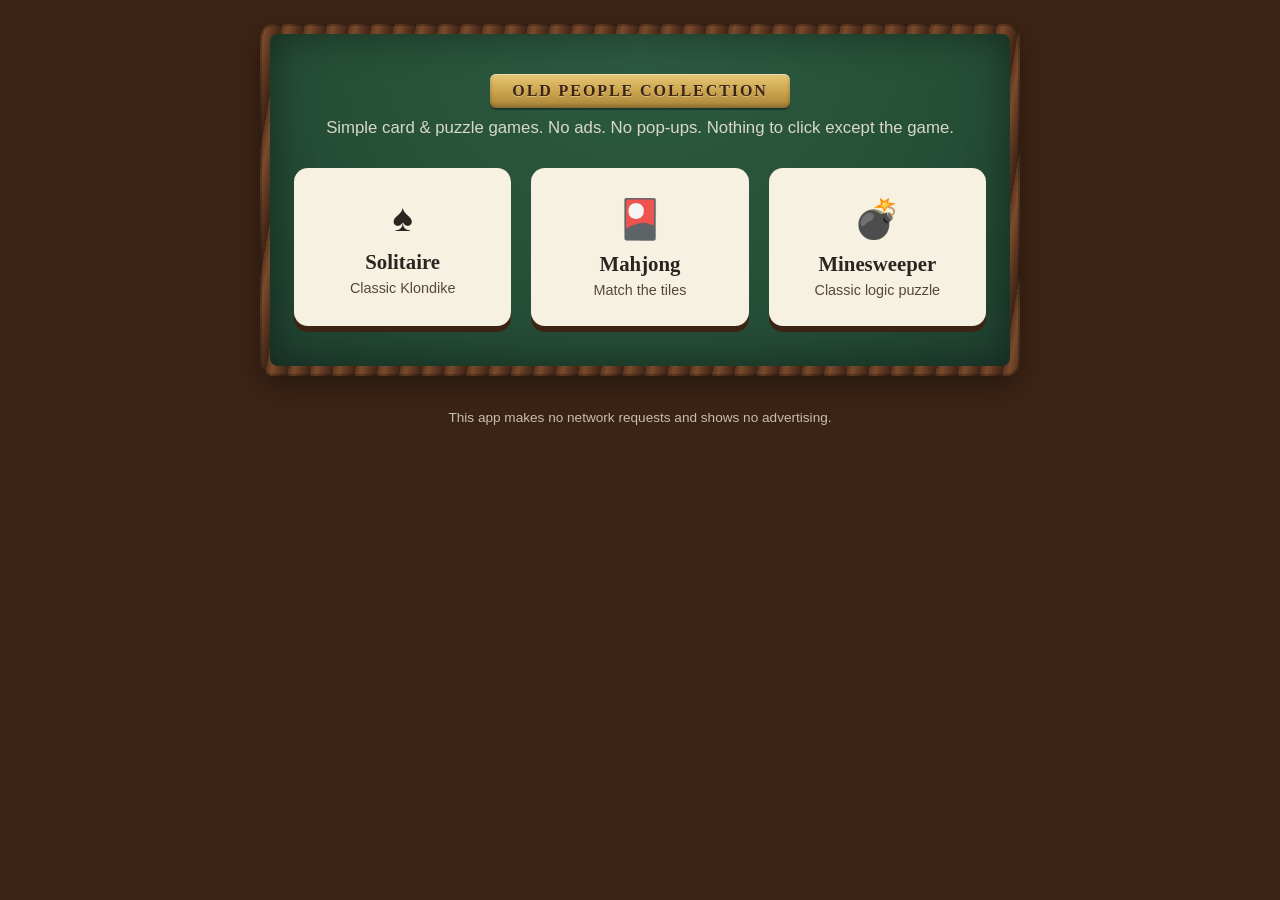
<file: index.html>
<!DOCTYPE html>
<html lang="en">
<head>
<meta charset="UTF-8">
<meta name="viewport" content="width=device-width, initial-scale=1, maximum-scale=3">
<title>Old People Collection</title>
<link rel="stylesheet" href="shared/theme.css?v=2">
<style>
  body { display: flex; flex-direction: column; align-items: center; padding: 24px 16px 60px; }
  .hub-frame { width: 100%; max-width: 760px; }
  .hub-felt { padding: 40px 24px; text-align: center; }
  header.hub-header { margin-bottom: 30px; }
  .tagline { color: var(--cream); opacity: 0.85; margin-top: 10px; font-size: 1.05rem; }
  .tiles { display: grid; grid-template-columns: repeat(auto-fit, minmax(200px, 1fr)); gap: 20px; margin-top: 30px; }
  .tile {
    display: block; text-decoration: none;
    background: var(--cream); color: var(--ink);
    border-radius: 14px; padding: 28px 16px;
    box-shadow: 0 6px 0 var(--wood-dark);
    font-family: var(--font-display); font-weight: 700; font-size: 1.3rem;
  }
  .tile:hover { filter: brightness(1.05); }
  .tile:active { transform: translateY(4px); box-shadow: 0 2px 0 var(--wood-dark); }
  .tile .icon { font-size: 2.4rem; display: block; margin-bottom: 10px; }
  .tile.soon { opacity: 0.5; cursor: default; pointer-events: none; }
  .tile .sub { display: block; font-family: var(--font-body); font-weight: 400; font-size: 0.9rem; margin-top: 6px; color: var(--ink-soft); }
  footer.hub-footer { margin-top: 34px; font-size: 0.85rem; opacity: 0.75; }
</style>
</head>
<body>
  <div class="hub-frame wood-frame">
    <div class="hub-felt felt">
      <header class="hub-header">
        <span class="brass-plate">Old People Collection</span>
        <p class="tagline">Simple card &amp; puzzle games. No ads. No pop-ups. Nothing to click except the game.</p>
      </header>

      <div class="tiles">
        <a class="tile" href="games/solitaire/index.html">
          <span class="icon" aria-hidden="true">♠</span>
          Solitaire
          <span class="sub">Classic Klondike</span>
        </a>
        <a class="tile" href="games/mahjong/index.html">
          <span class="icon" aria-hidden="true">🎴</span>
          Mahjong
          <span class="sub">Match the tiles</span>
        </a>
        <a class="tile" href="games/minesweeper/index.html">
          <span class="icon" aria-hidden="true">💣</span>
          Minesweeper
          <span class="sub">Classic logic puzzle</span>
        </a>
      </div>
    </div>
  </div>
  <footer class="hub-footer">This app makes no network requests and shows no advertising.</footer>
</body>
</html>
</file>
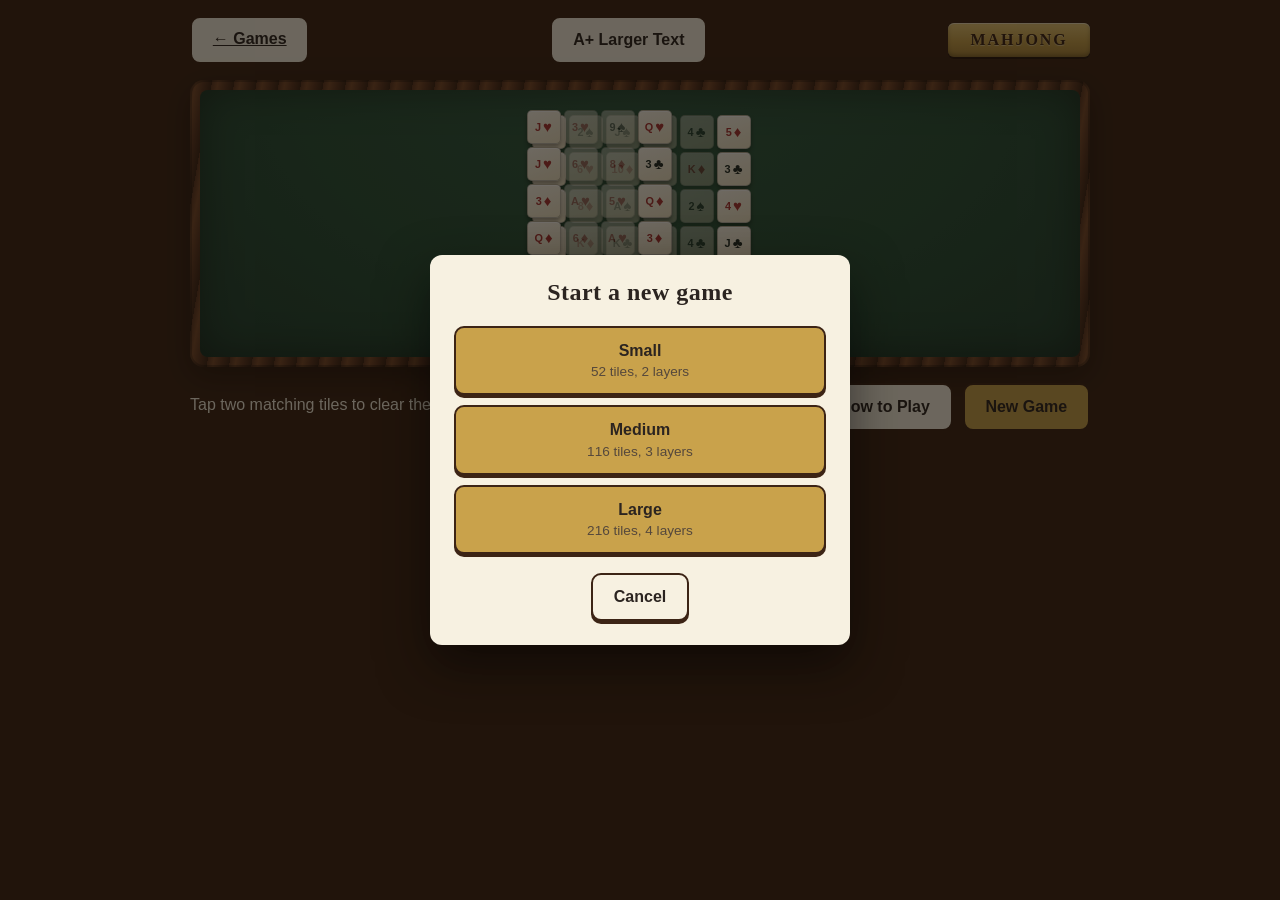
<file: games/mahjong/index.html>
<!DOCTYPE html>
<html lang="en">
<head>
<meta charset="UTF-8">
<meta name="viewport" content="width=device-width, initial-scale=1, maximum-scale=3">
<title>Mahjong — Old People Collection</title>
<link rel="stylesheet" href="../../shared/theme.css?v=2">
<link rel="stylesheet" href="style.css">
</head>
<body>

  <div class="topbar">
    <a class="btn back-link" href="../../index.html">&larr; Games</a>
    <span class="brass-plate title-plate">Mahjong</span>
    <button id="textSizeBtn" class="btn" aria-pressed="false">A+ Larger Text</button>
  </div>

  <div class="table-frame wood-frame">
    <div class="table-felt felt">
      <div class="board-scroll">
        <div id="board" class="board" role="grid" aria-label="Mahjong tile board"></div>
      </div>
    </div>
  </div>

  <div class="statusbar">
    <span id="statusMsg" role="status" aria-live="polite">Tap two matching tiles to clear them.</span>
    <div class="statusbar-actions">
      <span class="counter">Pairs left: <span id="pairsLeft">0</span></span>
      <button id="shuffleBtn" class="btn">Shuffle Tiles</button>
      <button id="rulesBtn" class="btn">How to Play</button>
      <button id="newGameBtn" class="btn primary">New Game</button>
    </div>
  </div>

  <!-- Rules modal -->
  <div id="rulesModal" class="modal-backdrop" hidden>
    <div class="modal-box" role="dialog" aria-modal="true" aria-labelledby="rulesTitle">
      <h2 id="rulesTitle">How to Play</h2>
      <p style="text-align:left">
        Tiles are stacked in layers. Tap one tile, then tap a second tile
        with the <strong>same rank and suit</strong> (like two 7&hearts;
        tiles) to clear both from the board.<br><br>
        Only tiles that are <strong>free</strong> can be tapped: a tile
        with another tile sitting on top of it is covered and can't be
        used yet, and a tile squeezed between two neighbors on both sides
        is stuck until one of those neighbors is cleared. Covered or
        stuck tiles look dimmed.<br><br>
        Clear every tile to win. If no matching pair is currently free,
        tap <strong>Shuffle Tiles</strong> to rearrange what's left into a
        fresh, solvable layout — that's not a cheat, it's expected.
      </p>
      <div class="modal-actions">
        <button id="closeRulesBtn" class="btn primary">Got it</button>
      </div>
    </div>
  </div>

  <!-- Difficulty / new game modal -->
  <div id="difficultyModal" class="modal-backdrop" hidden>
    <div class="modal-box" role="dialog" aria-modal="true" aria-labelledby="difficultyTitle">
      <h2 id="difficultyTitle">Start a new game</h2>
      <p id="difficultyWarning" hidden>Your current game will be lost.</p>
      <div class="modal-actions difficulty-actions">
        <button id="sizeSmallBtn" class="btn primary">Small<br><span class="sub">52 tiles, 2 layers</span></button>
        <button id="sizeMediumBtn" class="btn primary">Medium<br><span class="sub">116 tiles, 3 layers</span></button>
        <button id="sizeLargeBtn" class="btn primary">Large<br><span class="sub">216 tiles, 4 layers</span></button>
      </div>
      <div class="modal-actions">
        <button id="diffCancelBtn" class="btn">Cancel</button>
      </div>
    </div>
  </div>

  <!-- Win modal -->
  <div id="winModal" class="modal-backdrop" hidden>
    <div class="modal-box" role="dialog" aria-modal="true" aria-labelledby="winTitle">
      <h2 id="winTitle">You won!</h2>
      <p id="winMsg"></p>
      <div class="modal-actions">
        <button id="winNewGameBtn" class="btn primary">Play Again</button>
      </div>
    </div>
  </div>

  <!-- No moves left modal -->
  <div id="stuckModal" class="modal-backdrop" hidden>
    <div class="modal-box" role="dialog" aria-modal="true" aria-labelledby="stuckTitle">
      <h2 id="stuckTitle">No matches left to make</h2>
      <p>Shuffle the remaining tiles into a new, solvable arrangement to keep going.</p>
      <div class="modal-actions">
        <button id="stuckShuffleBtn" class="btn primary">Shuffle Tiles</button>
        <button id="stuckNewGameBtn" class="btn">New Game</button>
      </div>
    </div>
  </div>

  <script src="game.js"></script>
</body>
</html>
</file>
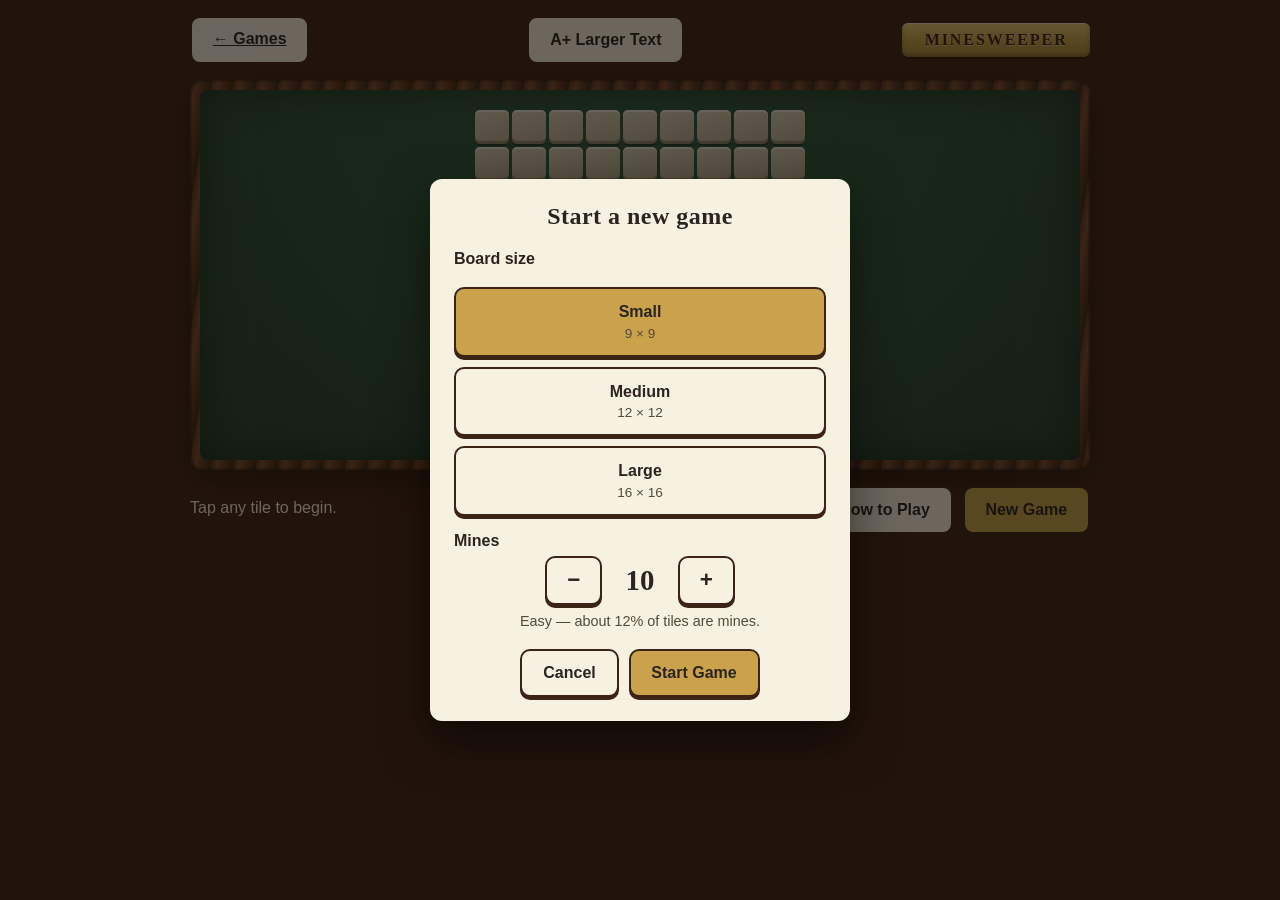
<file: games/minesweeper/index.html>
<!DOCTYPE html>
<html lang="en">
<head>
<meta charset="UTF-8">
<meta name="viewport" content="width=device-width, initial-scale=1, maximum-scale=3">
<title>Minesweeper — Old People Collection</title>
<link rel="stylesheet" href="../../shared/theme.css?v=2">
<link rel="stylesheet" href="style.css?v=2">
</head>
<body>

  <div class="topbar">
    <a class="btn back-link" href="../../index.html">&larr; Games</a>
    <span class="brass-plate title-plate">Minesweeper</span>
    <button id="textSizeBtn" class="btn" aria-pressed="false">A+ Larger Text</button>
  </div>

  <div class="table-frame wood-frame">
    <div class="table-felt felt">
      <div class="board-scroll">
        <div id="board" class="board" role="grid" aria-label="Minesweeper board"></div>
      </div>
    </div>
  </div>

  <div class="statusbar">
    <span id="statusMsg" role="status" aria-live="polite">Tap any tile to begin.</span>
    <div class="statusbar-actions">
      <span class="counter">Mines left: <span id="minesLeft">0</span></span>
      <button id="flagModeBtn" class="btn" aria-pressed="false">🚩 Flag Mode: Off</button>
      <button id="rulesBtn" class="btn">How to Play</button>
      <button id="newGameBtn" class="btn primary">New Game</button>
    </div>
  </div>

  <!-- Rules modal -->
  <div id="rulesModal" class="modal-backdrop" hidden>
    <div class="modal-box" role="dialog" aria-modal="true" aria-labelledby="rulesTitle">
      <h2 id="rulesTitle">How to Play</h2>
      <p style="text-align:left">
        Tap a tile to reveal it. A number tells you how many mines are
        hiding in the 8 tiles touching it. An empty (blank) tile means no
        mines are nearby, and the surrounding tiles open up automatically.<br><br>
        <strong>Marking a mine:</strong> turn on "Flag Mode" below the
        board, then tap a tile you believe hides a mine to plant a flag on
        it (tap again to remove it). Turn Flag Mode back off to keep
        revealing tiles.<br><br>
        <strong>Quick-clear:</strong> if you've flagged all the mines
        around a revealed number, tap that number twice quickly to open
        every other tile around it at once.<br><br>
        Reveal every safe tile without revealing a mine to win.
      </p>
      <div class="modal-actions">
        <button id="closeRulesBtn" class="btn primary">Got it</button>
      </div>
    </div>
  </div>

  <!-- Difficulty / new game modal -->
  <div id="difficultyModal" class="modal-backdrop" hidden>
    <div class="modal-box" role="dialog" aria-modal="true" aria-labelledby="difficultyTitle">
      <h2 id="difficultyTitle">Start a new game</h2>
      <p id="difficultyWarning" hidden>Your current game will be lost.</p>

      <p class="difficulty-label">Board size</p>
      <div class="modal-actions difficulty-actions size-actions">
        <button id="sizeSmallBtn" class="btn" aria-pressed="false">Small<br><span class="sub">9 &times; 9</span></button>
        <button id="sizeMediumBtn" class="btn" aria-pressed="false">Medium<br><span class="sub">12 &times; 12</span></button>
        <button id="sizeLargeBtn" class="btn" aria-pressed="false">Large<br><span class="sub">16 &times; 16</span></button>
      </div>

      <p class="difficulty-label">Mines</p>
      <div class="mine-stepper">
        <button id="mineDownBtn" class="btn stepper-btn" aria-label="Fewer mines">&minus;</button>
        <span id="mineCountDisplay" class="mine-count" aria-live="polite">10</span>
        <button id="mineUpBtn" class="btn stepper-btn" aria-label="More mines">+</button>
      </div>
      <p id="mineDensityMsg" class="mine-density">Easy &mdash; about 12% of tiles are mines.</p>

      <div class="modal-actions">
        <button id="diffCancelBtn" class="btn">Cancel</button>
        <button id="diffStartBtn" class="btn primary">Start Game</button>
      </div>
    </div>
  </div>

  <!-- Win modal -->
  <div id="winModal" class="modal-backdrop" hidden>
    <div class="modal-box" role="dialog" aria-modal="true" aria-labelledby="winTitle">
      <h2 id="winTitle">You won!</h2>
      <p id="winMsg"></p>
      <div class="modal-actions">
        <button id="winNewGameBtn" class="btn primary">Play Again</button>
      </div>
    </div>
  </div>

  <!-- Lose modal -->
  <div id="loseModal" class="modal-backdrop" hidden>
    <div class="modal-box" role="dialog" aria-modal="true" aria-labelledby="loseTitle">
      <h2 id="loseTitle">That tile had a mine</h2>
      <p>Better luck on the next board.</p>
      <div class="modal-actions">
        <button id="loseNewGameBtn" class="btn primary">New Game</button>
      </div>
    </div>
  </div>

  <script src="game.js?v=4"></script>
</body>
</html>
</file>
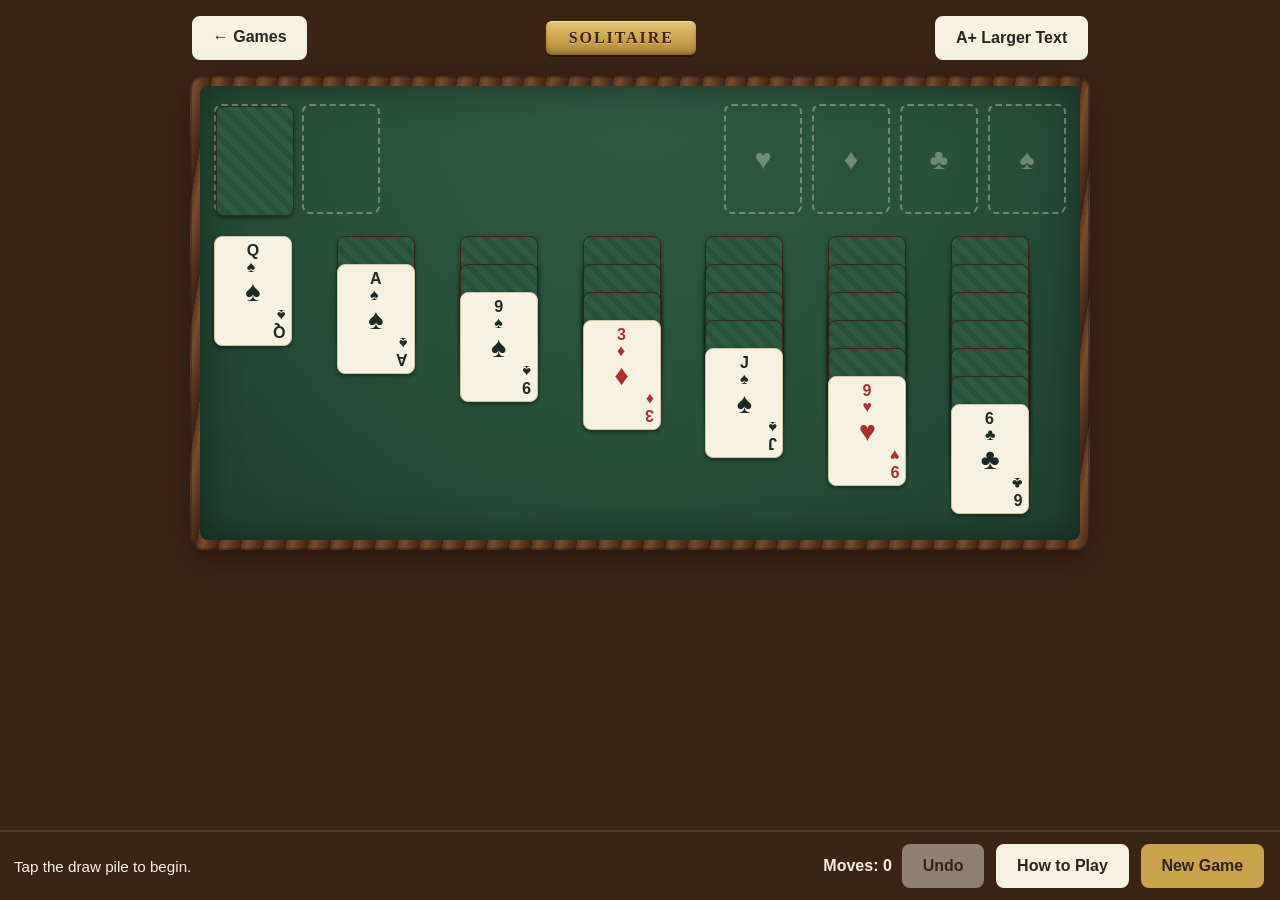
<file: games/solitaire/index.html>
<!DOCTYPE html>
<html lang="en">
<head>
<meta charset="UTF-8">
<meta name="viewport" content="width=device-width, initial-scale=1, maximum-scale=3">
<title>Solitaire — Old People Collection</title>
<link rel="stylesheet" href="../../shared/theme.css?v=2">
<link rel="stylesheet" href="style.css?v=2">
</head>
<body>

  <div class="topbar">
    <a class="btn back-link" href="../../index.html">&larr; Games</a>
    <span class="brass-plate title-plate">Solitaire</span>
    <button id="textSizeBtn" class="btn" aria-pressed="false">A+ Larger Text</button>
  </div>

  <div class="table-frame wood-frame">
    <div class="table-felt felt">

      <div class="board-row">
        <div class="pile-group">
          <div id="stock" class="pile stock" tabindex="0" role="button" aria-label="Draw pile. Press to draw a card."></div>
          <div id="waste" class="pile waste" tabindex="0" role="button" aria-label="Waste pile"></div>
        </div>
        <div class="pile-group foundations" aria-label="Foundation piles">
          <div class="pile foundation" data-suit="hearts"   tabindex="0" role="button" aria-label="Foundation, hearts"></div>
          <div class="pile foundation" data-suit="diamonds" tabindex="0" role="button" aria-label="Foundation, diamonds"></div>
          <div class="pile foundation" data-suit="clubs"    tabindex="0" role="button" aria-label="Foundation, clubs"></div>
          <div class="pile foundation" data-suit="spades"   tabindex="0" role="button" aria-label="Foundation, spades"></div>
        </div>
      </div>

      <div class="tableau" id="tableau" aria-label="Tableau piles">
        <!-- 7 columns injected by JS -->
      </div>

    </div>
  </div>

  <div class="statusbar">
    <span id="statusMsg" role="status" aria-live="polite">Tap the draw pile to begin, or tap New Game.</span>
    <div class="statusbar-actions">
      <span class="counter">Moves: <span id="moveCount">0</span></span>
      <button id="undoBtn" class="btn" disabled>Undo</button>
      <button id="rulesBtn" class="btn">How to Play</button>
      <button id="newGameBtn" class="btn primary">New Game</button>
    </div>
  </div>

  <!-- Rules modal -->
  <div id="rulesModal" class="modal-backdrop" hidden>
    <div class="modal-box" role="dialog" aria-modal="true" aria-labelledby="rulesTitle">
      <h2 id="rulesTitle">How to Play</h2>
      <p style="text-align:left">
        Move cards to build the four piles in the top right, from Ace up to King, one suit at a time.<br><br>
        On the seven piles below, cards must go down in number and switch between red and black.<br><br>
        <strong>To move a card:</strong> tap it once, then tap where you want it to go. Tap it twice quickly to send it straight to its foundation pile, if it fits.<br><br>
        Tap the draw pile (top left) for a new card. An empty draw pile can be tapped again to reuse the waste pile.
      </p>
      <div class="modal-actions">
        <button id="closeRulesBtn" class="btn primary">Got it</button>
      </div>
    </div>
  </div>

  <!-- New game confirm modal -->
  <div id="confirmModal" class="modal-backdrop" hidden>
    <div class="modal-box" role="dialog" aria-modal="true" aria-labelledby="confirmTitle">
      <h2 id="confirmTitle">Start a new game?</h2>
      <p>Your current game will be lost.</p>
      <div class="modal-actions">
        <button id="confirmCancelBtn" class="btn">Cancel</button>
        <button id="confirmYesBtn" class="btn primary">Start New Game</button>
      </div>
    </div>
  </div>

  <!-- Win modal -->
  <div id="winModal" class="modal-backdrop" hidden>
    <div class="modal-box" role="dialog" aria-modal="true" aria-labelledby="winTitle">
      <h2 id="winTitle">You won!</h2>
      <p id="winMsg"></p>
      <div class="modal-actions">
        <button id="winNewGameBtn" class="btn primary">Play Again</button>
      </div>
    </div>
  </div>

  <script src="game.js?v=2"></script>
</body>
</html>
</file>
<file: shared/theme.css>
/* ============================================================
   OLD PEOPLE COLLECTION — shared theme
   A real card-table look (wood frame, green felt, brass plate)
   instead of generic "app" chrome. No external fonts, no
   external images, no network calls of any kind.
   ============================================================ */

:root {
  /* --- palette --- */
  --felt-dark:   #1f4030;
  --felt-mid:    #275038;
  --felt-light:  #2e5a42;
  --wood-dark:   #3c2415;
  --wood-mid:    #5a3520;
  --wood-light:  #7a4b2b;
  --brass:       #c9a24b;
  --brass-bright:#e8c877;
  --cream:       #f7f1e1;
  --ink:         #2b2420;
  --ink-soft:    #55483c;
  --red-suit:    #a83232;
  --black-suit:  #1e2a24;
  --focus-ring:  #ffd166;
  --shadow:      rgba(0,0,0,0.35);

  /* --- type --- */
  --font-display: 'Iowan Old Style', 'Palatino Linotype', Palatino, Georgia, 'Times New Roman', serif;
  --font-body: 'Segoe UI', Verdana, Arial, sans-serif;

  /* --- sizing (overridden in large-text mode) --- */
  --ui-scale: 1;
}

/* Large-text / high-legibility mode, toggled with a class on <body> */
body.large-text {
  --ui-scale: 1.25;
}

* { box-sizing: border-box; }

html, body {
  margin: 0;
  padding: 0;
  min-height: 100%;
  background: var(--wood-dark);
  color: var(--cream);
  font-family: var(--font-body);
  font-size: calc(16px * var(--ui-scale));
}

h1, h2, h3, .display {
  font-family: var(--font-display);
  font-weight: 700;
  letter-spacing: 0.02em;
}

/* Wood picture-frame wrapper used by every game shell */
.wood-frame {
  background:
    repeating-linear-gradient(
      100deg,
      var(--wood-mid) 0px,
      var(--wood-light) 6px,
      var(--wood-mid) 14px,
      var(--wood-dark) 22px
    );
  border-radius: 14px;
  padding: 10px;
  box-shadow: 0 10px 30px var(--shadow), inset 0 0 0 2px rgba(0,0,0,0.25);
}

.felt {
  background:
    radial-gradient(ellipse at 50% 0%, var(--felt-light) 0%, var(--felt-mid) 55%, var(--felt-dark) 100%);
  border-radius: 8px;
  box-shadow: inset 0 0 40px rgba(0,0,0,0.4);
}

/* Brass engraved nameplate, the suite's signature element */
.brass-plate {
  display: inline-block;
  background: linear-gradient(180deg, var(--brass-bright), var(--brass) 55%, #a9843a 100%);
  color: var(--wood-dark);
  font-family: var(--font-display);
  font-weight: 700;
  letter-spacing: 0.12em;
  text-transform: uppercase;
  padding: 0.5em 1.4em;
  border-radius: 6px;
  box-shadow: 0 2px 0 rgba(0,0,0,0.35), inset 0 1px 0 rgba(255,255,255,0.5), inset 0 -2px 4px rgba(0,0,0,0.25);
  text-shadow: 0 1px 0 rgba(255,255,255,0.35);
}

/* --- buttons: large, plain-language, unmistakable from ad chrome --- */
button, .btn {
  font-family: var(--font-body);
  font-size: calc(1rem * var(--ui-scale));
  font-weight: 700;
  color: var(--ink);
  background: var(--cream);
  border: 2px solid var(--wood-dark);
  border-radius: 10px;
  padding: 0.75em 1.3em;
  min-height: 48px;
  cursor: pointer;
  box-shadow: 0 3px 0 var(--wood-dark);
}
button:hover, .btn:hover { filter: brightness(1.05); }
button:active, .btn:active { transform: translateY(2px); box-shadow: 0 1px 0 var(--wood-dark); }

button.primary, .btn.primary {
  background: var(--brass);
  border-color: var(--wood-dark);
}

button:disabled { opacity: 0.45; cursor: default; box-shadow: none; transform: none; }

/* Strong, consistent keyboard/tap focus ring — never subtle */
:focus-visible {
  outline: 3px solid var(--focus-ring);
  outline-offset: 2px;
}

/* --- simple modal, used instead of window.alert/confirm on purpose:
   real browser dialogs look exactly like the scam popups we're
   trying to get away from. --- */
.modal-backdrop {
  position: fixed; inset: 0;
  background: rgba(15, 10, 5, 0.6);
  display: flex; align-items: center; justify-content: center;
  z-index: 50;
  padding: 20px;
}
.modal-backdrop[hidden] {
  display: none;
}
.modal-box {
  background: var(--cream);
  color: var(--ink);
  border-radius: 12px;
  padding: 1.5em;
  max-width: 420px;
  width: 100%;
  box-shadow: 0 20px 50px rgba(0,0,0,0.5);
  text-align: center;
}
.modal-box h2 { margin-top: 0; color: var(--ink); }
.modal-actions { display: flex; gap: 10px; justify-content: center; margin-top: 1.2em; flex-wrap: wrap; }

.visually-hidden {
  position: absolute; width: 1px; height: 1px;
  overflow: hidden; clip: rect(0,0,0,0); white-space: nowrap;
}

@media (prefers-reduced-motion: reduce) {
  * { animation: none !important; transition: none !important; }
}
</file>
<file: games/mahjong/style.css>
/* ============================================================
   MAHJONG — game-specific styling
   Reuses shared/theme.css for frame, felt, buttons, and modals.
   ============================================================ */

body {
  display: flex;
  flex-direction: column;
  align-items: center;
  padding: 16px 12px 40px;
}

.topbar {
  width: 100%;
  max-width: 900px;
  display: flex;
  align-items: center;
  justify-content: space-between;
  gap: 12px;
  flex-wrap: wrap;
  margin-bottom: 16px;
}

.title-plate { order: 2; }

.table-frame {
  width: 100%;
  max-width: 900px;
}

.table-felt {
  padding: 16px;
  display: flex;
  justify-content: center;
}

.statusbar {
  width: 100%;
  max-width: 900px;
  margin-top: 16px;
  display: flex;
  align-items: center;
  justify-content: space-between;
  gap: 12px;
  flex-wrap: wrap;
}

.statusbar-actions {
  display: flex;
  gap: 10px;
  flex-wrap: wrap;
  align-items: center;
}

.counter { font-weight: 700; }

#statusMsg { min-height: 1.4em; }

/* --- board --- */

.board-scroll {
  overflow-x: auto;
  max-width: 100%;
  padding: 4px;
}

.board {
  --cell-size: calc(34px * var(--ui-scale));
  position: relative;
  margin: 0 auto;
}

.tile {
  position: absolute;
  display: flex;
  align-items: center;
  justify-content: center;
  gap: 0.15em;
  background: linear-gradient(160deg, #fbf6e9, #ece2c4);
  border: 1px solid rgba(0,0,0,0.25);
  border-radius: 5px;
  box-shadow:
    inset 0 1px 0 rgba(255,255,255,0.7),
    0 3px 4px rgba(0,0,0,0.35);
  font-weight: 700;
  font-size: calc(0.85rem * var(--ui-scale));
  color: var(--black-suit);
  cursor: pointer;
  user-select: none;
  -webkit-user-select: none;
}

.tile.red { color: var(--red-suit); }

.tile.blocked {
  opacity: 0.45;
  cursor: default;
}

.tile.selected {
  outline: 3px solid var(--focus-ring);
  outline-offset: 1px;
  box-shadow:
    inset 0 1px 0 rgba(255,255,255,0.7),
    0 3px 4px rgba(0,0,0,0.35),
    0 0 0 3px rgba(255,209,102,0.5);
}

.tile .corner { font-size: 0.8em; line-height: 1; }
.tile .suit-big { font-size: 1.1em; line-height: 1; }

.difficulty-actions { flex-direction: column; align-items: stretch; }
.difficulty-actions .btn {
  width: 100%;
  line-height: 1.4;
}
.difficulty-actions .sub {
  display: block;
  font-weight: 400;
  font-size: 0.85em;
  color: var(--ink-soft);
}
</file>
<file: games/minesweeper/style.css>
/* ============================================================
   MINESWEEPER — game-specific styling
   Reuses shared/theme.css for frame, felt, buttons, and modals.
   ============================================================ */

body {
  display: flex;
  flex-direction: column;
  align-items: center;
  padding: 16px 12px 40px;
}

.topbar {
  width: 100%;
  max-width: 900px;
  display: flex;
  align-items: center;
  justify-content: space-between;
  gap: 12px;
  flex-wrap: wrap;
  margin-bottom: 16px;
}

.title-plate { order: 2; }

.table-frame {
  width: 100%;
  max-width: 900px;
}

.table-felt {
  padding: 16px;
  display: flex;
  justify-content: center;
}

.statusbar {
  width: 100%;
  max-width: 900px;
  margin-top: 16px;
  display: flex;
  align-items: center;
  justify-content: space-between;
  gap: 12px;
  flex-wrap: wrap;
}

.statusbar-actions {
  display: flex;
  gap: 10px;
  flex-wrap: wrap;
  align-items: center;
}

.counter { font-weight: 700; }

#statusMsg { min-height: 1.4em; }

/* --- board --- */

.board-scroll {
  overflow-x: auto;
  max-width: 100%;
  padding: 4px;
}

.board {
  --cell-size: calc(34px * var(--ui-scale));
  display: inline-grid;
  gap: 3px;
  margin: 0 auto;
  /* grid-template-columns is set inline by JS per board size */
}

.cell {
  width: var(--cell-size);
  height: var(--cell-size);
  display: flex;
  align-items: center;
  justify-content: center;
  font-weight: 700;
  font-size: calc(1rem * var(--ui-scale));
  border-radius: 5px;
  cursor: pointer;
  user-select: none;
  -webkit-user-select: none;
}

.cell.hidden-cell {
  background: linear-gradient(160deg, #d8cfb8, #b9ae92);
  box-shadow:
    inset 0 2px 0 rgba(255,255,255,0.55),
    inset 0 -3px 0 rgba(0,0,0,0.25),
    0 2px 0 rgba(0,0,0,0.3);
}
.cell.hidden-cell:active { transform: translateY(1px); box-shadow: inset 0 1px 0 rgba(255,255,255,0.4); }

.cell.hidden-cell.flag-mode { cursor: pointer; }

.cell.revealed {
  background: var(--cream);
  box-shadow: inset 0 0 0 1px rgba(0,0,0,0.15);
  cursor: default;
}

.cell.revealed.chordable { cursor: pointer; }

.cell.mine-cell.revealed { background: #c0524b; }
.cell.mine-cell.exploded { background: #a83232; }

.cell.flag-cell { font-size: calc(1.05rem * var(--ui-scale)); }

/* Classic Minesweeper number colors, kept for instant recognizability */
.cell.num-1 { color: #1857c4; }
.cell.num-2 { color: #1f7a34; }
.cell.num-3 { color: #b3231c; }
.cell.num-4 { color: #1b1b6b; }
.cell.num-5 { color: #7a1f1f; }
.cell.num-6 { color: #1a7a7a; }
.cell.num-7 { color: #1a1a1a; }
.cell.num-8 { color: #5a5a5a; }

#flagModeBtn[aria-pressed="true"] {
  background: var(--brass);
  border-color: var(--wood-dark);
}

.difficulty-label {
  font-weight: 700;
  margin: 1em 0 0.4em;
  text-align: left;
}

.difficulty-actions { flex-direction: column; align-items: stretch; }
.difficulty-actions.size-actions { flex-direction: row; }
.difficulty-actions .btn {
  width: 100%;
  line-height: 1.4;
}
.difficulty-actions .sub {
  display: block;
  font-weight: 400;
  font-size: 0.85em;
  color: var(--ink-soft);
}
.size-actions .btn[aria-pressed="true"] {
  background: var(--brass);
  border-color: var(--wood-dark);
}

.mine-stepper {
  display: flex;
  align-items: center;
  justify-content: center;
  gap: 16px;
}
.stepper-btn {
  min-width: 56px;
  font-size: 1.4rem;
  line-height: 1;
  padding: 0.5em 0.9em;
}
.mine-count {
  font-family: var(--font-display);
  font-size: 1.8rem;
  font-weight: 700;
  min-width: 3ch;
  text-align: center;
}
.mine-density {
  margin-top: 0.6em;
  font-size: 0.9em;
  color: var(--ink-soft);
}
</file>
<file: games/solitaire/style.css>
body {
  display: flex;
  flex-direction: column;
  align-items: center;
  padding: 14px 10px 90px;
}

.topbar {
  width: 100%;
  max-width: 900px;
  display: flex;
  align-items: center;
  justify-content: space-between;
  gap: 10px;
  margin-bottom: 14px;
  flex-wrap: wrap;
}
.title-plate { order: 2; }
.back-link { order: 1; text-decoration: none; }
#textSizeBtn { order: 3; }

.table-frame { width: 100%; max-width: 900px; }
.table-felt { padding: 18px 14px 26px; }

.board-row {
  display: flex;
  justify-content: space-between;
  align-items: flex-start;
  gap: 10px;
  margin-bottom: 22px;
  flex-wrap: wrap;
}
.pile-group { display: flex; gap: 10px; }
.foundations { margin-left: auto; }

.tableau {
  display: grid;
  grid-template-columns: repeat(7, 1fr);
  gap: 8px;
}
.tableau-col {
  position: relative;
  min-height: 140px;
}

/* --- card sizing: generous, legible, calc() scales with large-text mode --- */
:root { --card-w: 78px; --card-h: 110px; }
@media (max-width: 700px) {
  :root { --card-w: 46px; --card-h: 66px; }
}

.pile {
  width: var(--card-w);
  height: var(--card-h);
  border-radius: 8px;
  border: 2px dashed rgba(247,241,225,0.35);
  position: relative;
  cursor: pointer;
}
.pile:focus-visible { outline-offset: 3px; }

.tableau-col .pile,
.tableau-col .card { position: absolute; top: 0; left: 0; }

.card {
  width: var(--card-w);
  height: var(--card-h);
  border-radius: 8px;
  background: var(--cream);
  box-shadow: 0 2px 4px rgba(0,0,0,0.4);
  border: 1px solid #cfc4a6;
  display: flex;
  flex-direction: column;
  justify-content: space-between;
  padding: 6px;
  cursor: pointer;
  user-select: none;
  font-family: var(--font-body);
  font-weight: 800;
  font-size: calc(1rem * var(--ui-scale));
  line-height: 1;
  color: var(--black-suit);
}
.card.red { color: var(--red-suit); }
.card .corner { display: flex; flex-direction: column; align-items: center; }
.card .corner.bottom { align-self: flex-end; transform: rotate(180deg); }
.card .suit-big {
  align-self: center;
  font-size: calc(1.8rem * var(--ui-scale));
}

.card.facedown {
  background:
    repeating-linear-gradient(45deg, var(--felt-light), var(--felt-light) 6px, var(--felt-mid) 6px, var(--felt-mid) 12px);
  border: 1px solid var(--wood-dark);
}

.card.selected {
  outline: 3px solid var(--focus-ring);
  outline-offset: 2px;
  transform: translateY(-4px);
}

.card.movable-hint:hover { filter: brightness(1.06); }

.pile.foundation::after {
  content: attr(data-suit-glyph);
  position: absolute;
  inset: 0;
  display: flex;
  align-items: center;
  justify-content: center;
  font-size: calc(1.8rem * var(--ui-scale));
  color: rgba(247,241,225,0.35);
  pointer-events: none;
}

.statusbar {
  position: fixed;
  bottom: 0; left: 0; right: 0;
  background: var(--wood-dark);
  border-top: 2px solid var(--wood-mid);
  padding: 10px 14px;
  display: flex;
  align-items: center;
  justify-content: space-between;
  gap: 12px;
  flex-wrap: wrap;
}
.statusbar-actions { display: flex; gap: 8px; align-items: center; flex-wrap: wrap; }
.counter { font-weight: 700; }
#statusMsg { font-size: calc(0.95rem * var(--ui-scale)); }
</file>
